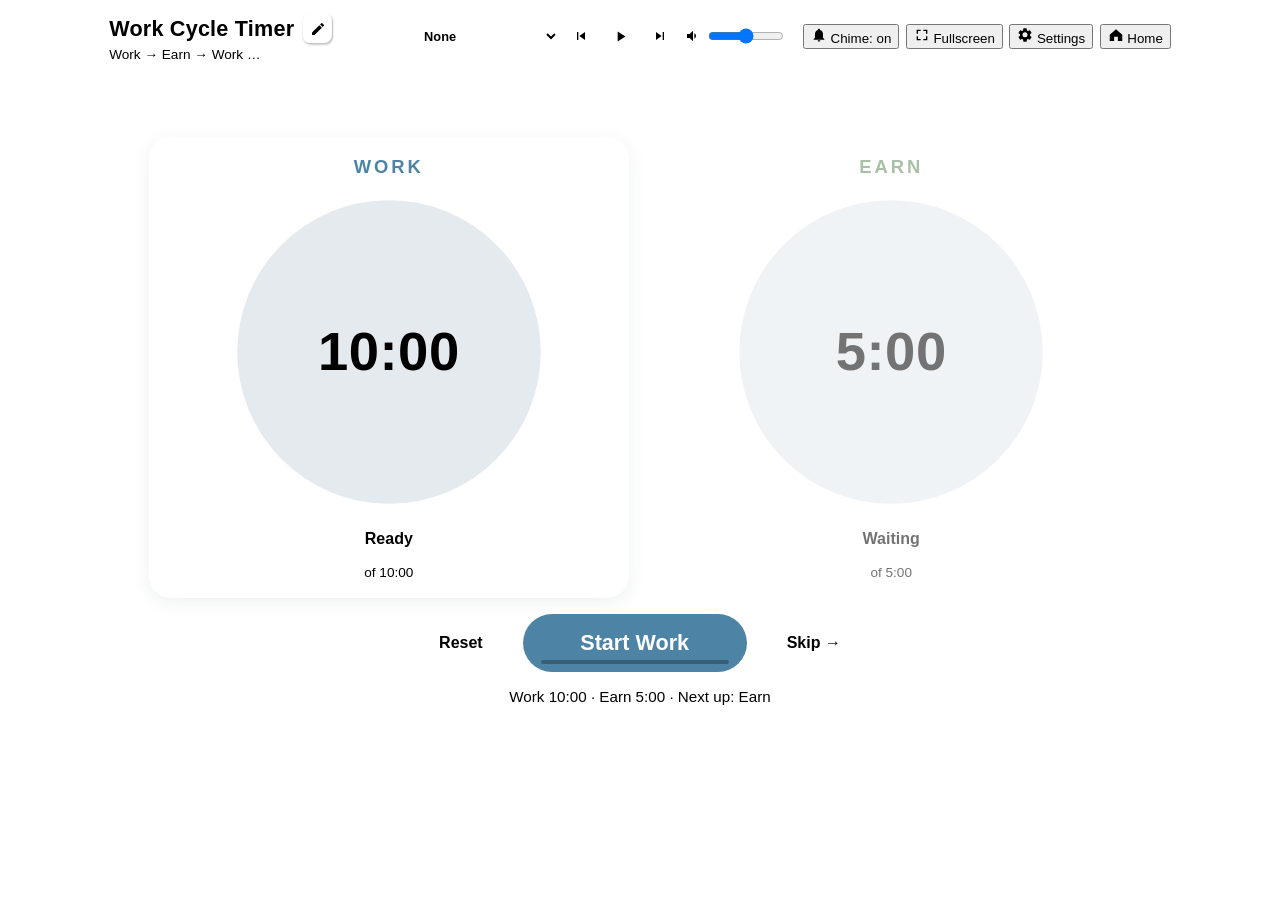
<file: index.html>
<!doctype html>
<html lang="en">
<head>
<meta charset="utf-8">
<meta name="viewport" content="width=device-width, initial-scale=1">
<meta http-equiv="refresh" content="0; url=timer.html">
<title>Work Cycle Timer</title>
<link rel="canonical" href="timer.html">
</head>
<body>
  <p><a href="timer.html">Open the Work Cycle Timer →</a></p>
  <p>The site menu has moved to <a href="https://swankymcgee.github.io/">https://swankymcgee.github.io/</a>.</p>
</body>
</html>
</file>
<file: styles.css>
/* ============================================================
   Work Cycle Timer — styles
   Themes are CSS variable sets on body[data-theme]
   (base palette vars come from toolshed-common.css)
   ============================================================ */

/* ---------- Reconciliation with toolshed-common.css (loads first) ----------
   The shared stylesheet brings the reset, chrome, hold-ring, and form base
   styles used by the site. Wherever it touches a timer element it would
   otherwise change the pre-shared rendering; these rules re-pin the
   timer's own choices (order matters: this file loads after common). */

body { line-height: normal; }

.app-header {
  background: transparent;
  border-bottom: none;
  padding: 0;
}
.brand { display: block; }

.hold-track { width: auto; }          /* shared ring is 1.2rem; the timer bar stretches */
.hold-fill { transform: none; border-radius: 0; }   /* shared ring starts scaleX(0) */
.hold-icon { display: inline-flex; align-items: center; }
.hold-icon svg { display: block; }

.ghost-btn:hover { border-color: var(--border-strong); }

.theme-opt:hover,
.theme-opt.active { background: var(--surface); }
.theme-name { flex: 0 1 auto; font-size: inherit; }

input, select, textarea, button {     /* back to the UA defaults the timer always had */
  font-family: revert;
  font-size: revert;
}
input:focus-visible, select:focus-visible, textarea:focus-visible {
  outline: revert;
  outline-offset: revert;
}


* { box-sizing: border-box; }

html {
  font-size: 16px;
}
html.large-text {
  font-size: 19px;
}

html, body {
  height: 100%;
  margin: 0;
}

body {
  font-family: -apple-system, "Segoe UI", Roboto, Helvetica, Arial, sans-serif;
  background: var(--bg);
  color: var(--text);
  display: flex;
  flex-direction: column;
  min-height: 100vh;
  overflow-x: hidden;
  transition: background-color .35s ease, color .35s ease;
}

/* ---------- Themes ---------- */

body[data-theme="calm"] {
  --work: #4d84a6;
  --earn: #628f5d;
  --on-accent: #ffffff;
  --warn-bg: #fdf3dd;
  --warn-text: #7a5c1e;
  --warn-border: #eeddb3;
  --track: #e4eaee;
  --shadow: 0 4px 18px rgba(40, 60, 80, .08);
}

body[data-theme="low"] {
  --work: #94b4c3;
  --earn: #a9c5a5;
  --on-accent: #ffffff;
  --warn-bg: #f4efe3;
  --warn-text: #8a8172;
  --warn-border: #e8e0cf;
  --track: #e7eaed;
  --shadow: 0 3px 12px rgba(40, 60, 80, .05);
}

body[data-theme="high"] {
  --work: #56e0ff;
  --earn: #b7ff5e;
  --on-accent: #000000;
  --warn-bg: #2a2105;
  --warn-text: #ffe066;
  --warn-border: #ffe066;
  --track: #26292e;
  --shadow: 0 0 0 2px #ffffff;
}

body[data-theme="dark"] {
  --work: #6fa9c7;
  --earn: #8fbf88;
  --on-accent: #0d1117;
  --warn-bg: #3a3320;
  --warn-text: #f0dca6;
  --warn-border: #5c5030;
  --track: #2a323b;
  --shadow: 0 4px 18px rgba(0, 0, 0, .35);
}

body[data-theme="lavender"] {
  --work: #7a6fc0;
  --earn: #6a9a76;
  --on-accent: #ffffff;
  --warn-bg: #fdf3dd;
  --warn-text: #7a5c1e;
  --warn-border: #eeddb3;
  --track: #e8e3f4;
  --shadow: 0 4px 18px rgba(70, 55, 110, .08);
}

body[data-theme="mint"] {
  --work: #35837e;
  --earn: #6f9a58;
  --on-accent: #ffffff;
  --warn-bg: #fdf3dd;
  --warn-text: #7a5c1e;
  --warn-border: #eeddb3;
  --track: #dcefe6;
  --shadow: 0 4px 18px rgba(40, 80, 65, .08);
}

body[data-theme="peach"] {
  --work: #c26a3c;
  --earn: #7a9a5a;
  --on-accent: #ffffff;
  --warn-bg: #fdf3dd;
  --warn-text: #7a5c1e;
  --warn-border: #eeddb3;
  --track: #f5e8db;
  --shadow: 0 4px 18px rgba(110, 70, 40, .08);
}

body[data-theme="rose"] {
  --work: #c25f7e;
  --earn: #6f9466;
  --on-accent: #ffffff;
  --warn-bg: #fdf3dd;
  --warn-text: #7a5c1e;
  --warn-border: #eeddb3;
  --track: #f6e6ea;
  --shadow: 0 4px 18px rgba(120, 50, 70, .08);
}

body[data-theme="ocean"] {
  --work: #2f87a3;
  --earn: #5f9a6a;
  --on-accent: #ffffff;
  --warn-bg: #fdf3dd;
  --warn-text: #7a5c1e;
  --warn-border: #eeddb3;
  --track: #dceef2;
  --shadow: 0 4px 18px rgba(30, 80, 95, .08);
}

body[data-theme="midnight"] {
  --work: #6fa8ff;
  --earn: #67d6a5;
  --on-accent: #060a14;
  --warn-bg: #1c2745;
  --warn-text: #a9c6f5;
  --warn-border: #3d5585;
  --track: #1e2944;
  --shadow: 0 4px 18px rgba(0, 0, 0, .45);
}

body[data-theme="warm"] {
  --work: #d9a05f;
  --earn: #93b877;
  --on-accent: #241a10;
  --warn-bg: #3a3020;
  --warn-text: #f0dca6;
  --warn-border: #5c4c2e;
  --track: #3a2f24;
  --shadow: 0 4px 18px rgba(0, 0, 0, .4);
}

/* ---------- Background media ---------- */

.bg-layer {
  position: fixed;
  inset: 0;
  z-index: 0;
  pointer-events: none;
  overflow: hidden;
}

.bg-video {
  width: 100%;
  height: 100%;
  object-fit: cover;
  opacity: .25;
}

.anim-canvas {
  position: absolute;
  inset: 0;
  width: 100%;
  height: 100%;
  opacity: .5;
  pointer-events: none;
}

.flash-overlay {
  position: fixed;
  inset: 0;
  z-index: 50;
  background: #ffffff;
  opacity: 0;
  pointer-events: none;
}

body.flash-enabled.flash-active .flash-overlay {
  animation: softFlash 1.1s ease-in-out 2;
}

@keyframes softFlash {
  0%, 100% { opacity: 0; }
  50%      { opacity: .28; }
}

/* ---------- App shell ---------- */

.app {
  position: relative;
  z-index: 1;
  flex: 1;
  display: flex;
  flex-direction: column;
  gap: 1rem;
  width: min(1100px, 100%);
  margin: 0 auto;
  padding: .9rem 1.2rem 1.4rem;
}

.app-header {
  display: flex;
  align-items: flex-start;
  justify-content: space-between;
  gap: 1rem;
}

.brand h1 {
  margin: 0;
  font-size: 1.35rem;
  font-weight: 800;
  letter-spacing: .01em;
}

.tagline {
  margin: .15rem 0 0;
  font-size: .85rem;
  color: var(--text-dim);
}

/* ---------- Editable title (embossed pencil) ---------- */

.title-row {
  display: flex;
  align-items: center;
  gap: .55rem;
}

/* Pencil button: embossed — lit top-left edge, shaded bottom-right,
   soft drop shadow, so it looks stamped out of the panel. */
.edit-title-btn {
  flex: none;
  width: 30px;
  height: 30px;
  display: grid;
  place-items: center;
  padding: 0;
  border-radius: 8px;
  border: 1px solid var(--border-strong);
  background: linear-gradient(160deg, var(--surface-2), var(--surface));
  color: var(--text-dim);
  cursor: pointer;
  box-shadow:
    inset 1px 1px 0 rgba(255, 255, 255, .38),
    inset -1px -1px 0 rgba(0, 0, 0, .22),
    0 1px 2px rgba(0, 0, 0, .20);
}

.edit-title-btn:hover {
  color: var(--accent);
  border-color: var(--accent);
}

.edit-title-btn:active {
  transform: translateY(1px);
  box-shadow:
    inset 1px 2px 3px rgba(0, 0, 0, .28),
    inset -1px -1px 0 rgba(255, 255, 255, .18);
}

.edit-title-btn:focus-visible {
  outline: 2px solid var(--accent);
  outline-offset: 2px;
}

.title-input {
  box-sizing: border-box;
  font: inherit;
  font-size: 1.35rem;
  font-weight: 800;
  letter-spacing: .01em;
  color: var(--text);
  background: var(--surface-2);
  border: 1.5px solid var(--accent);
  border-radius: 8px;
  padding: .1rem .45rem;
  max-width: min(70vw, 420px);
  box-shadow: inset 0 2px 4px rgba(0, 0, 0, .18);
}

.title-input:focus { outline: none; }

/* ---------- Hold-to-activate header cluster (Chime · Fullscreen ·
   Settings · Home) ----------
   The same pill buttons every other Toolshed tool shows, in the same
   order at the right edge of the header — toolshed-common.css brings
   the base .hold-btn pill, icon, label and ring; these rules pin the
   timer's own hold durations and keep the header free to wrap.      */

.app-header { flex-wrap: wrap; }

.app-header .header-controls {
  display: flex;
  flex-wrap: wrap;
  justify-content: flex-end;
  gap: .4rem;
}

.hold-btn {
  position: relative;
  overflow: hidden;
  flex: none;
  --hold-dur: 1s;
}

/* The settings gear is the cluster's only 3-second hold;
   chime / fullscreen / home are all 1-second holds. */
.hold-btn.settings-btn { --hold-dur: 3s; }

/* ---------- Fullscreen ----------
   ⛶ expands the whole tool to the screen: the app drops its width cap
   and the dials grow into the space. The header (title + top buttons)
   stays pinned to the top of the screen; everything below it stays
   centered in what's left. */

:fullscreen .app,
:-webkit-full-screen .app {
  width: 100%;
  max-width: none;
  justify-content: flex-start;   /* header stays at the top … */
  padding: 1rem clamp(1rem, 3vw, 2.5rem) 1.5rem;
}

/* … and the tool centers in the remaining space: the two auto margins
   split it evenly (space above the dials, space below the bottom line).
   If content ever outgrows the screen, both drop to 0 and the page
   scrolls instead of cutting anything off. */
:fullscreen .timers,
:-webkit-full-screen .timers {
  margin-top: auto;
}

:fullscreen .cycle-line,
:-webkit-full-screen .cycle-line {
  margin-bottom: auto;
}

:fullscreen .timer-card,
:-webkit-full-screen .timer-card {
  max-width: 640px;
}

:fullscreen .dial-wrap,
:-webkit-full-screen .dial-wrap {
  width: min(36vw, 46vh, 520px);
}

.hold-track {
  position: absolute;
  left: 7px;
  right: 7px;
  bottom: 5px;
  height: 4px;
  border-radius: 2px;
  background: var(--surface-2);
  overflow: hidden;
}

.hold-fill {
  display: block;
  height: 100%;
  width: 0;
  background: var(--accent);
}

.holding .hold-fill {
  animation: holdFill var(--hold-dur, 3s) linear forwards;
}

@keyframes holdFill {
  from { width: 0; }
  to   { width: 100%; }
}

/* ---------- Header tools (media bar + gear) ---------- */

.header-tools {
  display: flex;
  align-items: center;
  flex-wrap: wrap;          /* media bar and control cluster each take
                               their own line when they can't fit side
                               by side — nothing ever clips off-screen */
  justify-content: flex-end;
  gap: .6rem;
  margin-left: auto;
  flex: 1 1 auto;
  min-width: 0;
}

.media-controls {
  display: flex;
  align-items: center;
  gap: .35rem;
  padding: .3rem .45rem;
  border-radius: 14px;
  border: 1.5px solid var(--border);
  background: var(--surface);
}

.tool-btn {
  --hold-dur: 1s;
  position: relative;
  overflow: hidden;
  width: 34px;
  height: 34px;
  display: grid;
  place-items: center;
  padding: 0;
  border-radius: 9px;
  border: 1.5px solid var(--border);
  background: var(--surface-2);
  color: var(--text);
  cursor: pointer;
  touch-action: none;
  user-select: none;
  -webkit-user-select: none;
}

.tool-btn:hover { border-color: var(--border-strong); }
.tool-btn.holding { border-color: var(--accent); color: var(--accent); }

.tool-btn:focus-visible {
  outline: 2px solid var(--accent);
  outline-offset: 2px;
}

/* Smaller buttons need a shorter track inset */
.tool-btn .hold-track {
  left: 4px;
  right: 4px;
  bottom: 3px;
  height: 3px;
}

.media-vol {
  display: flex;
  align-items: center;
  gap: .3rem;
  padding-left: .15rem;
  color: var(--text-dim);
}

/* Track dropdown in the header media bar */
.track-select {
  width: 9rem;
  max-width: 34vw;
  font: inherit;
  font-size: .8rem;
  font-weight: 600;
  padding: .3rem .35rem;
  border-radius: 8px;
  border: 1.5px solid var(--border);
  background: var(--surface-2);
  color: var(--text);
  cursor: pointer;
}

.track-select:hover { border-color: var(--border-strong); }

#mediaVol {
  width: 76px;
  accent-color: var(--accent);
  cursor: pointer;
}

@media (max-width: 760px) {
  .app-header { flex-wrap: wrap; }
  #mediaVol { width: 60px; }
  .track-select { width: 6.5rem; }
}

/* ---------- Banner ---------- */

.banner {
  min-height: 2.7rem;
  display: flex;
  align-items: center;
  justify-content: center;
  text-align: center;
  padding: .55rem 1rem;
  border-radius: 14px;
  border: 1.5px solid var(--warn-border);
  background: var(--warn-bg);
  color: var(--warn-text);
  font-size: 1.15rem;
  font-weight: 700;
  opacity: 0;
  transition: opacity .45s ease;
}

.banner.show { opacity: 1; }

/* ---------- Timers ---------- */

.timers {
  display: flex;
  gap: 1.4rem;
  justify-content: center;
  align-items: stretch;
}

.timer-card {
  flex: 1 1 0;
  max-width: 480px;
  background: var(--surface);
  border: 1.5px solid var(--border);
  border-radius: 22px;
  padding: 1.2rem 1.2rem 1.1rem;
  display: flex;
  flex-direction: column;
  align-items: center;
  gap: .55rem;
  opacity: .55;
  transition: opacity .4s ease, border-color .4s ease, box-shadow .4s ease;
}

.timer-card.is-active {
  opacity: 1;
  border-color: var(--border-strong);
  box-shadow: var(--shadow);
}

.timer-name {
  font-size: 1.15rem;
  font-weight: 800;
  letter-spacing: .16em;
  text-transform: uppercase;
}

.timer-card[data-mode="work"] .timer-name { color: var(--work); }
.timer-card[data-mode="earn"] .timer-name { color: var(--earn); }

/* "Cycle 2 of 3" progress badge — only on the Work card, only when
   more than one work cycle is set. Filled pips = cycles done,
   bright pip = the one running now, hollow = still to come. */
.cycle-badge {
  display: inline-flex;
  align-items: center;
  gap: .5rem;
  padding: .2rem .65rem;
  border-radius: 999px;
  border: 1.5px solid var(--border-strong);
  background: var(--surface-2);
  font-size: .85rem;
  font-weight: 800;
  letter-spacing: .02em;
}

.cycle-badge[hidden] { display: none; }

.cycle-pips {
  display: inline-flex;
  align-items: center;
  gap: .3rem;
}

.pip {
  width: .55rem;
  height: .55rem;
  border-radius: 50%;
  border: 1.5px solid var(--border-strong);
  background: transparent;
}

.pip.done {
  background: var(--work);
  border-color: var(--work);
  opacity: .45;
}

.pip.now {
  background: var(--work);
  border-color: var(--work);
}

.dial-wrap {
  position: relative;
  width: min(42vw, 42vh, 330px);
  aspect-ratio: 1 / 1;
}

.dial-svg {
  width: 100%;
  height: 100%;
  display: block;
}

.dial-track {
  fill: var(--track);
}

.timer-card[data-mode="work"] .dial-wedge { fill: var(--work); }
.timer-card[data-mode="earn"] .dial-wedge { fill: var(--earn); }

.dial-rim {
  fill: none;
  stroke: var(--border-strong);
  stroke-width: 1.6;
}

.dial-center {
  position: absolute;
  inset: 0;
  display: grid;
  place-items: center;
  pointer-events: none;
}

.time-display {
  font-size: clamp(2rem, 5.5vw, 3.4rem);
  font-weight: 800;
  font-variant-numeric: tabular-nums;
  letter-spacing: .01em;
  color: var(--text);
}

html.large-text .time-display {
  font-size: clamp(2.6rem, 7vw, 4.4rem);
}

.timer-status {
  font-size: 1rem;
  font-weight: 700;
  color: var(--text);
  background: var(--surface-2);
  border-radius: 999px;
  padding: .25rem .9rem;
  min-height: 1.9rem;
}

.timer-total {
  font-size: .85rem;
  color: var(--text-dim);
  font-variant-numeric: tabular-nums;
}

/* ---------- One-timer-at-a-time layout ---------- */

body.layout-single .timer-card:not(.is-active) { display: none; }

body.layout-single .timers { justify-content: center; }

body.layout-single .timer-card { max-width: none; width: 100%; }

body.layout-single .dial-wrap {
  width: min(70vw, 55vh, 470px);
}

/* ---------- Controls ---------- */

.controls {
  display: flex;
  gap: 1rem;
  justify-content: center;
  align-items: center;
  flex-wrap: wrap;
}

.main-btn {
  --hold-dur: 1s;
  position: relative;
  overflow: hidden;
  min-width: 14rem;
  padding: 1rem 2.2rem;
  font-size: 1.35rem;
  font-weight: 800;
  border: none;
  border-radius: 999px;
  cursor: pointer;
  color: var(--on-accent);
  transition: transform .12s ease, background-color .35s ease, filter .2s ease;
  touch-action: none;
  user-select: none;
  -webkit-user-select: none;
}

/* Hold bar contrast on the colored Start button: dark track, light fill */
.main-btn .hold-track {
  left: 18px;
  right: 18px;
  bottom: 8px;
  background: rgba(0, 0, 0, .28);
}

.main-btn .hold-fill {
  background: rgba(255, 255, 255, .92);
}

body[data-current="work"] .main-btn { background: var(--work); }
body[data-current="earn"] .main-btn { background: var(--earn); }

.main-btn:hover { filter: brightness(1.06); }
.main-btn:active { transform: scale(.97); }

.ghost-btn {
  --hold-dur: 1s;
  position: relative;
  overflow: hidden;
  padding: .75rem 1.5rem;
  font-size: 1rem;
  font-weight: 700;
  border-radius: 999px;
  border: 1.5px solid var(--border-strong);
  background: var(--surface);
  color: var(--text);
  cursor: pointer;
  touch-action: none;
  user-select: none;
  -webkit-user-select: none;
}

.ghost-btn .hold-track {
  left: 14px;
  right: 14px;
  bottom: 5px;
}

.ghost-btn:hover { background: var(--surface-2); }
.ghost-btn:active { transform: scale(.97); }

.ghost-btn.wide { width: 100%; }

.cycle-line {
  margin: 0;
  text-align: center;
  font-size: .95rem;
  color: var(--text-dim);
  min-height: 1.4rem;
  font-variant-numeric: tabular-nums;
}

/* ---------- Settings modal ---------- */

.modal-backdrop {
  position: fixed;
  inset: 0;
  z-index: 60;
  background: rgba(0, 0, 0, .45);
  display: flex;
  align-items: center;
  justify-content: center;
  padding: 1rem;
}

.modal-backdrop[hidden] { display: none; }

.settings-panel {
  display: flex;
  width: min(860px, 100%);
  height: min(720px, calc(100vh - 2rem));
  overflow: hidden;
  background: var(--surface);
  color: var(--text);
  border: 1.5px solid var(--border-strong);
  border-radius: 18px;
  box-shadow: var(--shadow);
}

/* ---------- WordPress-style side navigation ---------- */

.settings-side {
  flex: none;
  width: 11.5rem;
  background: var(--surface-2);
  border-right: 1px solid var(--border);
  padding: 1.1rem .7rem;
  display: flex;
  flex-direction: column;
  gap: .3rem;
}

.side-btn {
  position: relative;
  display: block;
  width: 100%;
  text-align: left;
  padding: .62rem .8rem;
  font: inherit;
  font-size: 1rem;
  font-weight: 600;
  border: none;
  border-radius: 8px;
  background: transparent;
  color: var(--text-dim);
  cursor: pointer;
}

.side-btn:hover {
  background: var(--surface);
  color: var(--text);
}

.side-btn.active {
  background: var(--accent);
  color: var(--on-accent);
  font-weight: 700;
}

/* little pointer from the active item into the content area */
.side-btn.active::after {
  content: '';
  position: absolute;
  right: -.72rem;
  top: 50%;
  transform: translateY(-50%);
  border: .5rem solid transparent;
  border-left-color: var(--accent);
  z-index: 2;
}

.settings-main {
  flex: 1;
  min-width: 0;
  display: flex;
  flex-direction: column;
}

.settings-head {
  padding: 1.1rem 1.4rem .3rem;
  background: var(--surface);
}

.head-row {
  display: flex;
  align-items: center;
  justify-content: space-between;
}

.settings-head h2 {
  margin: 0;
  font-size: 1.45rem;
  font-weight: 800;
}

.settings-foot {
  display: flex;
  flex-wrap: wrap;
  gap: .8rem;
  align-items: center;
  padding: .8rem 1.4rem 1.1rem;
  background: var(--surface);
  border-top: 1px solid var(--border);
}

/* "Suggest a feature" shortcut sits apart from Done/Reset */
.settings-foot .foot-link { margin-left: auto; }

.save-btn {
  padding: .6rem 1.6rem;
  font: inherit;
  font-size: 1rem;
  font-weight: 700;
  border: none;
  border-radius: 8px;
  background: var(--accent);
  color: var(--on-accent);
  cursor: pointer;
  touch-action: manipulation;
}

.save-btn:hover { filter: brightness(1.06); }
.save-btn:active { transform: scale(.97); }
.save-btn:disabled {
  opacity: .45;
  cursor: default;
  filter: none;
}

.icon-btn {
  width: 40px;
  height: 40px;
  border-radius: 10px;
  border: 1.5px solid var(--border);
  background: var(--surface-2);
  color: var(--text);
  font-size: 1rem;
  cursor: pointer;
}

.settings-body {
  flex: 1;
  min-height: 0;
  overflow-y: auto;
  padding: .2rem 1.4rem 1.2rem;
}

/* WordPress-style rows: bold label left, field right, description under field */
.settings-body section {
  display: grid;
  grid-template-columns: minmax(8.5rem, 1fr) minmax(13rem, 1.7fr);
  column-gap: 1.3rem;
  row-gap: .25rem;
  align-items: center;
}

.settings-body section + section {
  border-top: 1px solid var(--border);
  margin-top: .7rem;
  padding-top: .6rem;
}

.settings-body h3 {
  grid-column: 1 / -1;
  margin: .5rem 0 .4rem;
  font-size: 1.2rem;
  font-weight: 800;
}

.row {
  display: contents;
}

.row > label,
.check-label,
.field-label {
  font-weight: 600;
  font-size: .95rem;
  display: inline-flex;
  align-items: center;
  gap: .5rem;
}

.row.checks {
  display: flex;
  grid-column: 1 / -1;
  justify-content: flex-start;
  gap: 1.4rem;
  padding: .2rem 0;
}

/* −/+ stepper (work cycles per earn) */
.stepper {
  display: inline-flex;
  align-items: center;
  gap: .55rem;
  flex-wrap: wrap;
}

.step-btn {
  width: 2.2rem;
  height: 2.2rem;
  display: grid;
  place-items: center;
  padding: 0;
  font-size: 1.3rem;
  font-weight: 800;
  line-height: 1;
  border-radius: 8px;
  border: 1.5px solid var(--border-strong);
  background: var(--surface-2);
  color: var(--text);
  cursor: pointer;
}

.step-btn:hover { border-color: var(--accent); color: var(--accent); }
.step-btn:active { transform: translateY(1px); }

.step-btn:disabled {
  opacity: .35;
  cursor: default;
}
.step-btn:disabled:hover {
  border-color: var(--border-strong);
  color: var(--text);
}

.step-val {
  min-width: 2.4rem;
  text-align: center;
  font-size: 1.45rem;
  font-weight: 800;
  font-variant-numeric: tabular-nums;
}

.step-note {
  font-size: .85rem;
  color: var(--text-dim);
}

.row > .check-label:only-child {
  grid-column: 1 / -1;
}

.row input[type="checkbox"] {
  width: 1.2rem;
  height: 1.2rem;
  accent-color: var(--accent);
  margin: 0;
}

.row select,
.row input[type="number"] {
  font: inherit;
  color: var(--text);
  background: var(--surface-2);
  border: 1.5px solid var(--border);
  border-radius: 9px;
  padding: .4rem .55rem;
}

.row select {
  flex: 1 1 12rem;
  min-width: 10rem;
}

.time-inputs {
  display: inline-flex;
  align-items: center;
  gap: .4rem;
  font-size: .9rem;
  color: var(--text-dim);
}

.time-inputs input[type="number"] {
  width: 4.4rem;
  text-align: center;
}

.range-wrap {
  display: inline-flex;
  align-items: center;
  gap: .6rem;
  flex: 1 1 12rem;
  justify-content: flex-end;
}

.range-wrap input[type="range"] {
  flex: 1;
  min-width: 7rem;
  accent-color: var(--accent);
}

.range-val {
  min-width: 3rem;
  text-align: right;
  font-variant-numeric: tabular-nums;
  font-size: .9rem;
  color: var(--text-dim);
}

.mini-btn {
  padding: .35rem .8rem;
  font: inherit;
  font-size: .85rem;
  font-weight: 700;
  border-radius: 8px;
  border: 1.5px solid var(--border-strong);
  background: var(--surface-2);
  color: var(--text);
  cursor: pointer;
}

.row input[type="file"] {
  font-size: .85rem;
  max-width: 14rem;
  color: var(--text-dim);
}

.hint {
  grid-column: 2;
  margin: .1rem 0 .3rem;
  font-size: .85rem;
  line-height: 1.45;
  color: var(--text-dim);
}

/* ---------- Music playlist (Settings → Media) ---------- */

.pl-list {
  grid-column: 1 / -1;
  display: flex;
  flex-direction: column;
  gap: .35rem;
  margin: .3rem 0 .35rem;
  padding: .5rem;
  max-height: 16rem;
  overflow-y: auto;
  border: 1px solid var(--border);
  border-radius: 10px;
  background: var(--surface-2);
}

.pl-empty {
  margin: .15rem .3rem;
  font-size: .85rem;
  line-height: 1.45;
  color: var(--text-dim);
}

.pl-row {
  display: grid;
  grid-template-columns: auto minmax(0, 1fr) auto;
  align-items: center;
  gap: .45rem;
  min-height: 2.4rem;
  padding: .25rem .45rem;
  border: 1px solid var(--border);
  border-radius: 8px;
  background: var(--surface);
}

.pl-row.is-current {
  border-color: var(--accent);
  box-shadow: inset 3px 0 0 var(--accent);
}

/* The current track gets a note glyph; a playing one turns into a ▶ */
.pl-row.is-current .pl-name::before {
  content: '\266A\00a0';
  color: var(--accent);
}
.pl-row.is-playing .pl-name::before { content: '\25B6\00a0'; }

.pl-row.dragging {
  position: relative;
  z-index: 2;
  opacity: .96;
  box-shadow: 0 6px 16px rgba(0, 0, 0, .3);
  cursor: grabbing;
}

.pl-grip {
  display: inline-flex;
  align-items: center;
  justify-content: center;
  width: 1.7rem;
  height: 1.9rem;
  padding: 0;
  border: none;
  border-radius: 6px;
  background: transparent;
  color: var(--text-dim);
  cursor: grab;
  touch-action: none;   /* dragging the grip never scrolls the panel */
}

.pl-grip:hover { background: var(--surface-2); color: var(--text); }
.pl-grip svg { fill: currentColor; pointer-events: none; }
.pl-grip:focus-visible { outline: 2px solid var(--accent); outline-offset: 1px; }

.pl-name {
  min-width: 0;
  padding: .3rem .4rem;
  border: none;
  border-radius: 6px;
  background: transparent;
  color: var(--text);
  font: inherit;
  font-size: .92rem;
  font-weight: 600;
  text-align: left;
  cursor: pointer;
  white-space: nowrap;
  overflow: hidden;
  text-overflow: ellipsis;
}

.pl-name:hover { background: var(--surface-2); }

.pl-del {
  width: 1.9rem;
  height: 1.9rem;
  padding: 0;
  border: 1px solid var(--border);
  border-radius: 6px;
  background: transparent;
  color: var(--text-dim);
  font-size: 1rem;
  line-height: 1;
  cursor: pointer;
}

.pl-del:hover {
  border-color: var(--accent);
  color: var(--accent);
}

.row.pl-actions {
  display: flex;
  grid-column: 1 / -1;
  align-items: center;
  justify-content: flex-start;
  flex-wrap: wrap;
  gap: .6rem;
  padding: .15rem 0;
}

.ghost-btn:disabled {
  opacity: .45;
  cursor: default;
  pointer-events: none;
}

/* ---------- Theme picker (Settings → Display) ---------- */

.theme-list {
  grid-column: 1 / -1;
  display: flex;
  flex-direction: column;
  gap: .35rem;
  margin: .25rem 0 .35rem;
  padding: .5rem;
  max-height: 17rem;
  overflow-y: auto;
  border: 1px solid var(--border);
  border-radius: 10px;
  background: var(--surface-2);
}

.theme-opt {
  display: flex;
  align-items: center;
  justify-content: space-between;
  flex-wrap: wrap;
  gap: .35rem .75rem;
  width: 100%;
  padding: .42rem .6rem;
  border: 1.5px solid var(--border);
  border-radius: 8px;
  background: var(--surface);
  color: var(--text);
  font: inherit;
  font-size: .93rem;
  font-weight: 600;
  text-align: left;
  cursor: pointer;
}

.theme-opt:hover { border-color: var(--border-strong); }
.theme-opt:focus-visible { outline: 2px solid var(--accent); outline-offset: 1px; }

.theme-opt.active {
  border-color: var(--accent);
  box-shadow: inset 3px 0 0 var(--accent);
}

/* A check as well as color, so the current pick is never color-only */
.theme-opt.active .theme-name::after {
  content: ' \2713';
  color: var(--accent);
}

.theme-name { min-width: 0; }

.theme-chips {
  display: inline-flex;
  gap: .3rem;
  margin-left: auto;
}

.theme-chip {
  width: 1.5rem;
  height: 1.5rem;
  flex-shrink: 0;
  border-radius: 6px;
  border: 1px solid var(--border-strong);
}

/* ---------- Easter egg: hidden Windows logo ---------- */

.win-logo {
  position: fixed;
  z-index: 45;
  width: 48px;
  height: 48px;
  padding: 5px;
  border: none;
  background: transparent;
  cursor: pointer;
  display: none;
  filter: drop-shadow(0 2px 5px rgba(0, 0, 0, .28));
  animation: logoBob 3.5s ease-in-out infinite;
}

.win-logo.shown { display: block; }

.win-logo svg {
  width: 100%;
  height: 100%;
  display: block;
}

@keyframes logoBob {
  0%, 100% { transform: translateY(0); }
  50%      { transform: translateY(-5px); }
}

/* ---------- Easter egg scene: cute XP "Bliss" hills ---------- */

.xp-scene {
  position: fixed;
  inset: 0;
  z-index: 90;
  overflow: hidden;
  cursor: pointer;
}

.xp-scene[hidden] { display: none; }

.xp-sky {
  position: absolute;
  inset: 0;
  background: linear-gradient(to bottom,
    #1b4fa0 0%, #3d7fd6 38%, #86bce8 72%, #d6ecfa 100%);
}

.xp-cloud {
  position: absolute;
  background: radial-gradient(closest-side,
    rgba(255, 255, 255, .98), rgba(255, 255, 255, .85) 55%, rgba(255, 255, 255, 0));
  border-radius: 50%;
  animation: cloudDrift linear infinite;
}

.xp-cloud-1 { width: 260px; height: 90px;  top: 12%; left: -280px; animation-duration: 75s; }
.xp-cloud-2 { width: 200px; height: 70px;  top: 26%; left: -210px; animation-duration: 95s; animation-delay: -40s; }
.xp-cloud-3 { width: 320px; height: 105px; top: 6%;  left: -330px; animation-duration: 110s; animation-delay: -75s; }

@keyframes cloudDrift {
  from { transform: translateX(0); }
  to   { transform: translateX(calc(100vw + 400px)); }
}

.xp-hill {
  position: absolute;
  border-radius: 50% 50% 0 0 / 100% 100% 0 0;
}

.xp-hill-back {
  left: -20%;
  right: -20%;
  bottom: -18%;
  height: 62%;
  background: linear-gradient(to bottom, #63b84e, #3f8f2c);
  transform: rotate(3deg);
}

.xp-hill-front {
  left: -30%;
  right: -10%;
  bottom: -30%;
  height: 68%;
  background: linear-gradient(to bottom, #71c95a 0%, #4aa336 45%, #2f7a22 100%);
  transform: rotate(-4deg);
}

.xp-hint {
  position: absolute;
  left: 50%;
  bottom: 4%;
  transform: translateX(-50%);
  margin: 0;
  color: #ffffff;
  font-weight: 700;
  font-size: .95rem;
  text-shadow: 0 1px 4px rgba(0, 0, 0, .45);
  background: rgba(0, 0, 0, .22);
  padding: .4rem 1rem;
  border-radius: 999px;
  animation: hintFade .6s ease .8s both;
}

@keyframes hintFade {
  from { opacity: 0; }
  to   { opacity: 1; }
}

/* ---------- Responsive ---------- */

@media (max-width: 760px) {
  .timers { flex-direction: column; align-items: center; }
  .timer-card { width: 100%; max-width: 480px; }
  .dial-wrap { width: min(72vw, 38vh, 330px); }

  .settings-panel { flex-direction: column; }
  .settings-side {
    width: 100%;
    flex-direction: row;
    overflow-x: auto;
    padding: .6rem;
    border-right: none;
    border-bottom: 1px solid var(--border);
  }
  .side-btn { width: auto; white-space: nowrap; }
  .side-btn.active::after { display: none; }
  .settings-body section { grid-template-columns: 1fr; }
  .hint,
  .row > .check-label:only-child { grid-column: 1; }
}

/* ---------- Reduced motion ---------- */

@media (prefers-reduced-motion: reduce) {
  body.flash-enabled.flash-active .flash-overlay { animation: none; }
  .banner { transition: none; }
  .timer-card { transition: none; }
  .win-logo { animation: none; }
  .xp-hint { animation: none; }
  .xp-cloud { animation: none; }
  .xp-cloud-1 { left: 8%; }
  .xp-cloud-2 { left: 55%; }
  .xp-cloud-3 { left: 30%; }
}
</file>
